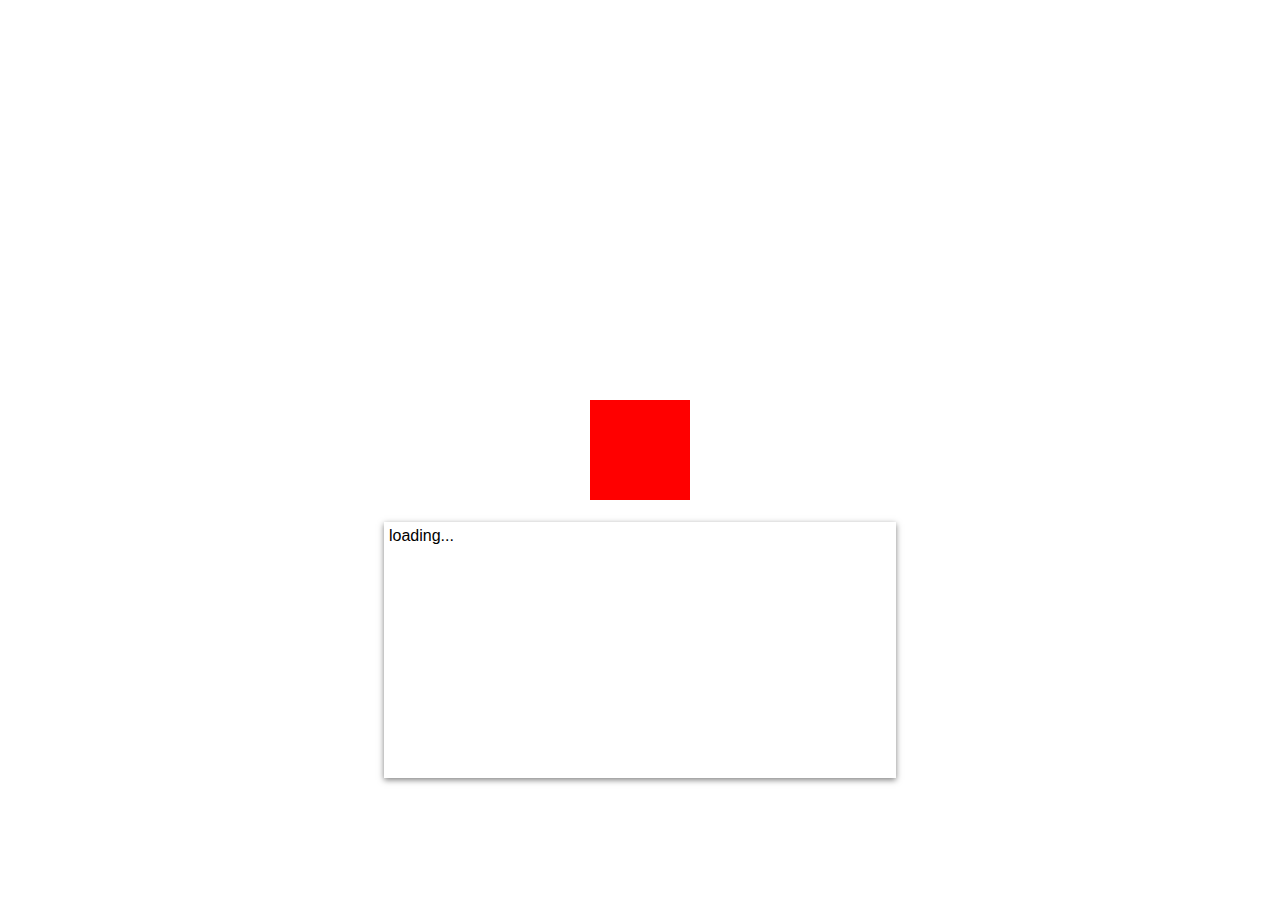
<file: Inbugger/index.html>
<!doctype html>
<html lang="en">
<head>
    <meta charset="UTF-8">
    <meta name="viewport"
          content="width=device-width, user-scalable=no, initial-scale=1.0, maximum-scale=1.0, minimum-scale=1.0">
    <meta http-equiv="X-UA-Compatible" content="ie=edge">
    <title>Inbugger</title>
    <link rel="stylesheet" href="assets/css/main.css">
</head>
<body>

<div class="test-container"></div>

<script src="assets/js/main.js"></script>
</body>
</html>
</file>
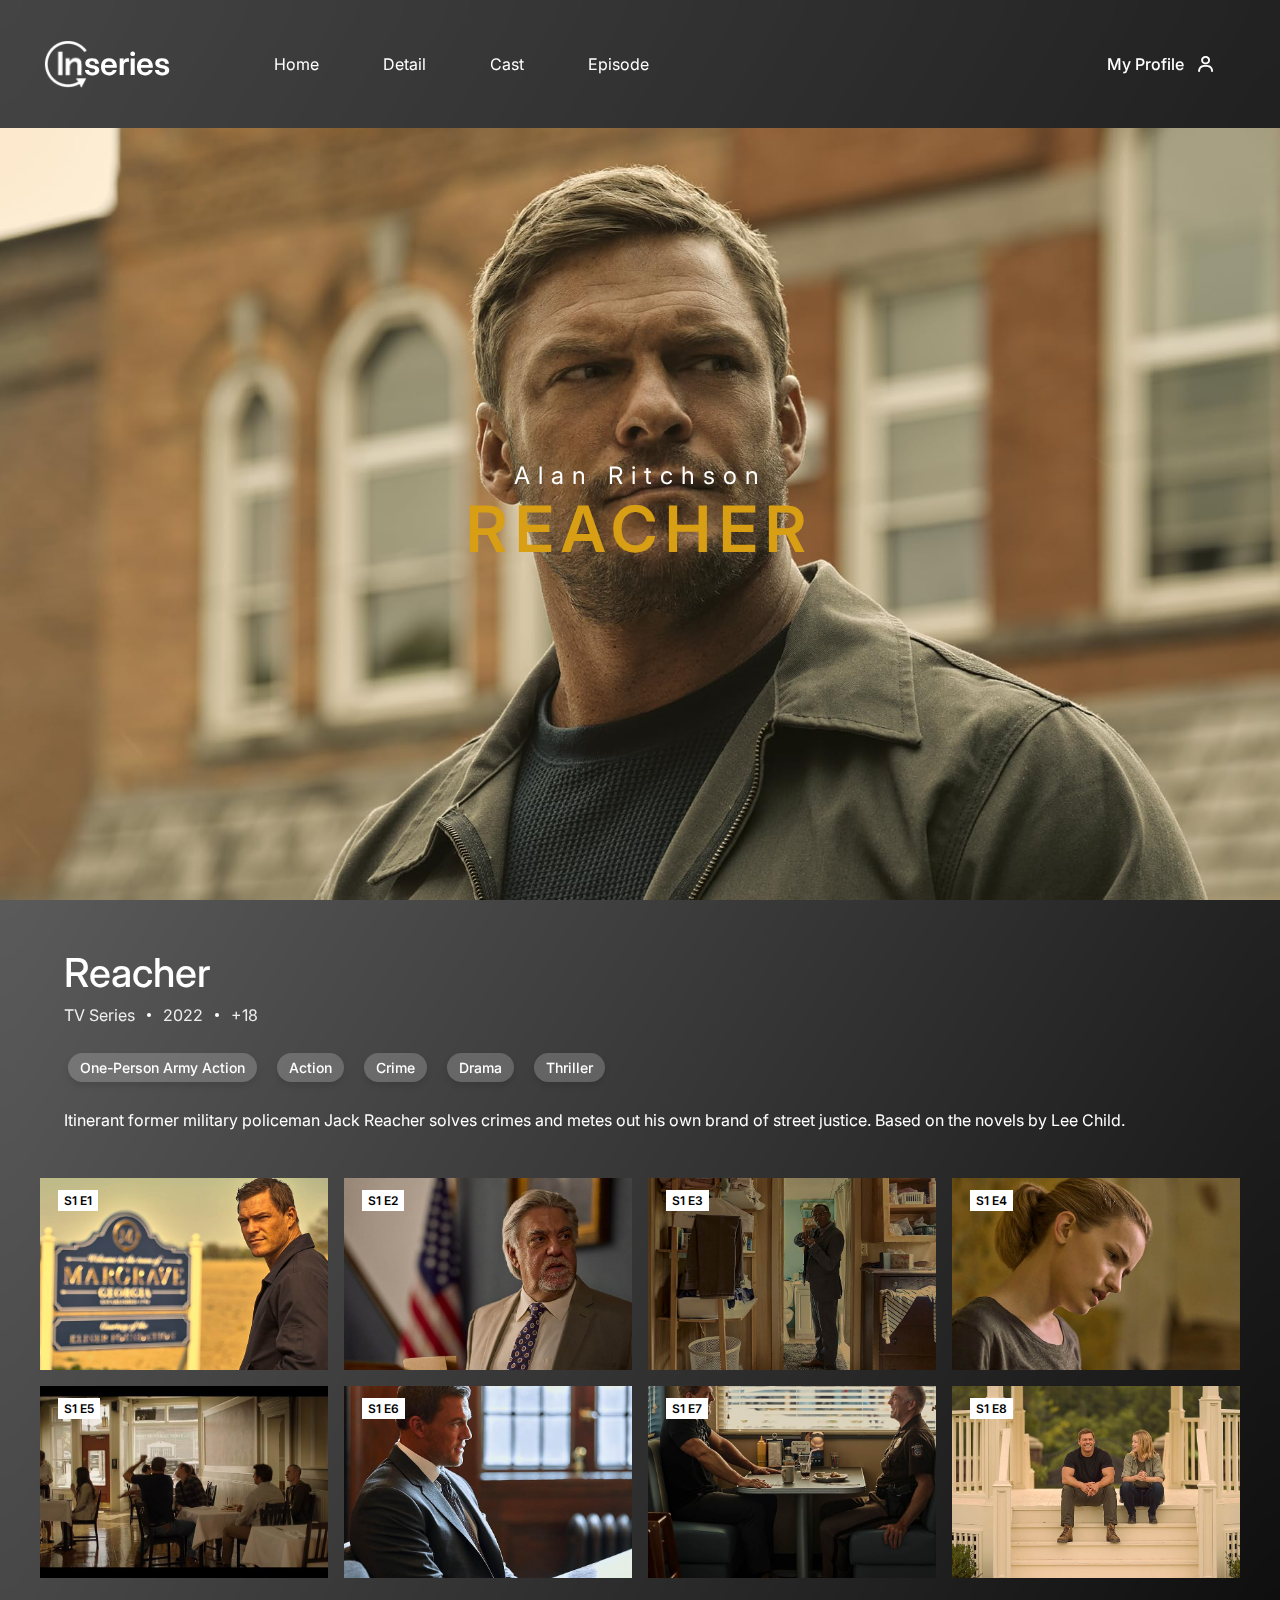
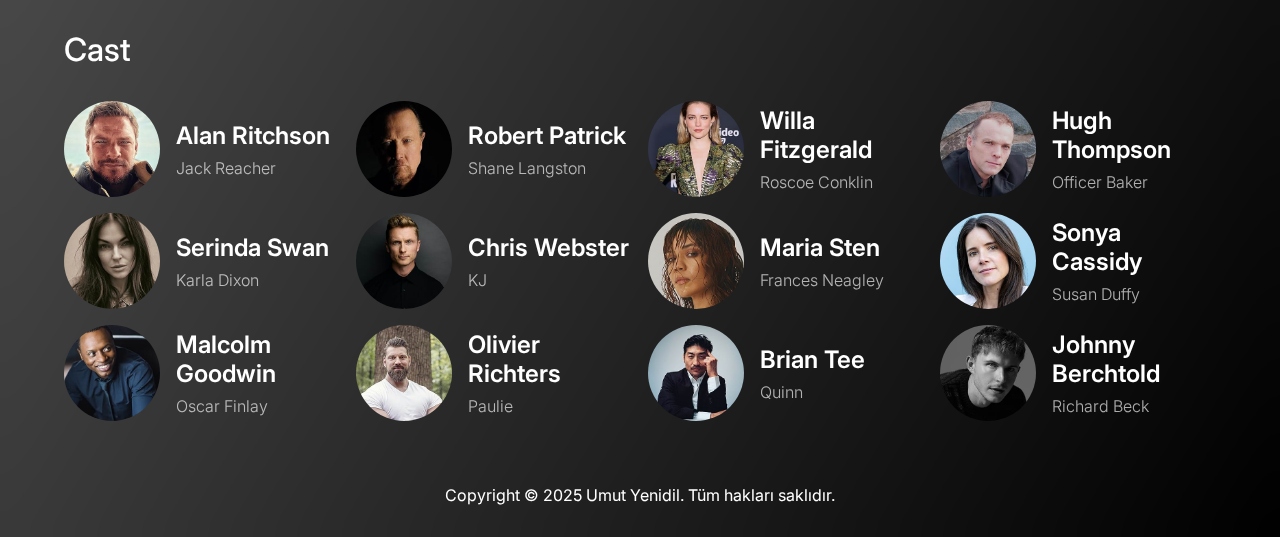
<file: InseriesWebsite/index.html>
<!doctype html>
<html lang="en">
<head>
    <meta charset="UTF-8">
    <meta name="viewport"
          content="width=device-width, user-scalable=no, initial-scale=1.0, maximum-scale=1.0, minimum-scale=1.0">
    <meta http-equiv="X-UA-Compatible" content="ie=edge">
    <title>Reacher | Inseries</title>
    <link rel="icon" type="image/png" sizes="32x32" href="assets/img/logo/useinsider-favicon.png">
    <link rel="stylesheet" href="assets/css/style.css">
    <link href='https://unpkg.com/boxicons@2.1.4/css/boxicons.min.css' rel='stylesheet'>
</head>
<body>

<div id="home-section" class="header-wrapper">
    <header>
        <input type="checkbox" id="menu-toggle" class="menu-toggle" hidden/>
        <div class="header-content">
            <div class="logo">
                <img src="assets/img/logo/useinsider-favicon.png" alt="Inseries"/>
                <span>series</span>
            </div>

            <nav>
                <ul>
                    <li><a href="#home-section">Home</a></li>
                    <li><a href="#detail-section">Detail</a></li>
                    <li><a href="#cast-section">Cast</a></li>
                    <li><a href="#episode-section">Episode</a></li>
                </ul>
            </nav>

            <label for="menu-toggle" class="mobile-menu-btn">
                <i class='bx bx-menu'></i>
            </label>

            <a class="profile-btn">
                <span>My Profile</span>
                <i class='bx bx-user'></i>
            </a>
        </div>
        <div class="mobile-menu">
            <nav>
                <ul>
                    <li><a href="#">My Profile</a></li>
                    <li><a href="#home-section">Home</a></li>
                    <li><a href="#detail-section">Detail</a></li>
                    <li><a href="#cast-section">Cast</a></li>
                    <li><a href="#episode-section">Episode</a></li>
                    <li><a href="#">Logout</a></li>
                </ul>
            </nav>
        </div>
    </header>
</div>

<main>
    <section class="wallpaper-section">
        <img src="assets/img/background/bg-1.jpg" alt="Reacher">

        <div class="title">
            <h6>Alan Ritchson</h6>
            <h3>REACHER</h3>
        </div>
    </section>

    <section id="detail-section" class="detail-section">
        <div class="detail-section__header">
            <img src="assets/img/banner/reacher-banner-1.jpg" alt="reacher-banner"/>

            <div class="detail">
                <div class="detail__top">
                    <div class="detail__top-left">
                        <h1 class="title"><a href="https://www.imdb.com/title/tt9288030" target="_blank">Reacher</a>
                        </h1>

                        <ul class="summary">
                            <li>TV Series</li>
                            <li></li>
                            <li>2022</li>
                            <li></li>
                            <li>+18</li>
                        </ul>
                    </div>

                    <img class="publisher-logo" src="assets/img/logo/prime-video.jpeg" alt="prime-video"/>
                </div>

                <ul class="category">
                    <li>One-Person Army Action</li>
                    <li>Action</li>
                    <li>Crime</li>
                    <li>Drama</li>
                    <li>Thriller</li>
                </ul>

                <div class="description">
                    Itinerant former military policeman Jack Reacher solves crimes and metes out his own brand of street
                    justice. Based on the novels by Lee Child.
                </div>
            </div>
        </div>
    </section>

    <section id="episode-section">
        <div class="episode-list-container">
            <ul class="episode-list">
                <li class="episode-list-item">
                    <div class="episode-card">
                        <div class="episode-cover">
                            <img src="assets/img/episode/s1e1.jpg" alt="S1 E1">
                            <span>S1 E1</span>
                        </div>
                        <div class="episode-detail">
                            <div>
                                <div class="episode-detail__header">
                                    <span class="chapter">Welcome to Margrave</span>
                                </div>

                                <div class="episode-detail_description">
                                    Jack Reacher, recently discharged from the Army, travels to Margrave, GA where he
                                    discovers that the idyllic town is a cesspool of corruption. After it becomes
                                    personal, he vows to burn it down.
                                </div>
                            </div>

                            <a class="watch-btn" href="#">
                                <span>Watch Now</span>
                                <i class='bx bx-chevron-right'></i>
                            </a>
                        </div>
                    </div>
                </li>

                <li class="episode-list-item">
                    <div class="episode-card">
                        <div class="episode-cover">
                            <img src="assets/img/episode/s1e2.jpg" alt="S1 E2">
                            <span>S1 E2</span>
                        </div>
                        <div class="episode-detail">
                            <div>
                                <div class="episode-detail__header">
                                    <span class="chapter">First Dance</span>
                                </div>

                                <div class="episode-detail_description">
                                    When more victims are discovered, Reacher attempts to get answers but is set up.
                                    Roscoe discovers a threatening message.
                                </div>
                            </div>

                            <a class="watch-btn" href="#">
                                <span>Watch Now</span>
                                <i class='bx bx-chevron-right'></i>
                            </a>
                        </div>
                    </div>
                </li>

                <li class="episode-list-item">
                    <div class="episode-card">
                        <div class="episode-cover">
                            <img src="assets/img/episode/s1e3.jpg" alt="S1 E3">
                            <span>S1 E3</span>
                        </div>
                        <div class="episode-detail">
                            <div>
                                <div class="episode-detail__header">
                                    <span class="chapter">Spoonful</span>
                                </div>

                                <div class="episode-detail_description">
                                    Reacher and Finlay's investigation leads them into a confrontation with Kliner.
                                    Roscoe learns unsettling news about Reacher.
                                </div>
                            </div>

                            <a class="watch-btn" href="#">
                                <span>Watch Now</span>
                                <i class='bx bx-chevron-right'></i>
                            </a>
                        </div>
                    </div>
                </li>

                <li class="episode-list-item">
                    <div class="episode-card">
                        <div class="episode-cover">
                            <img src="assets/img/episode/s1e4.jpg" alt="S1 E4">
                            <span>S1 E4</span>
                        </div>
                        <div class="episode-detail">
                            <div>
                                <div class="episode-detail__header">
                                    <span class="chapter">In a Tree</span>
                                </div>

                                <div class="episode-detail_description">
                                    As the danger increases, Reacher and Roscoe grow closer and make plans to meet their
                                    contact at Homeland Security.
                                </div>
                            </div>

                            <a class="watch-btn" href="#">
                                <span>Watch Now</span>
                                <i class='bx bx-chevron-right'></i>
                            </a>
                        </div>
                    </div>
                </li>

                <li class="episode-list-item">
                    <div class="episode-card">
                        <div class="episode-cover">
                            <img src="assets/img/episode/s1e5.jpg" alt="S1 E5">
                            <span>S1 E5</span>
                        </div>
                        <div class="episode-detail">
                            <div>
                                <div class="episode-detail__header">
                                    <span class="chapter">No Apologies</span>
                                </div>

                                <div class="episode-detail_description">
                                    As the mystery deepens, Reacher teams up with an old colleague and Finlay makes a
                                    shocking discovery.
                                </div>
                            </div>

                            <a class="watch-btn" href="#">
                                <span>Watch Now</span>
                                <i class='bx bx-chevron-right'></i>
                            </a>
                        </div>
                    </div>
                </li>

                <li class="episode-list-item">
                    <div class="episode-card">
                        <div class="episode-cover">
                            <img src="assets/img/episode/s1e6.jpg" alt="S1 E6">
                            <span>S1 E6</span>
                        </div>
                        <div class="episode-detail">
                            <div>
                                <div class="episode-detail__header">
                                    <span class="chapter">Papier</span>
                                </div>

                                <div class="episode-detail_description">
                                    While the town is rocked by another murder, Reacher heads to New York and learns the
                                    truth about the illegal business in Margrave. Roscoe faces danger in the woods.
                                </div>
                            </div>

                            <a class="watch-btn" href="#">
                                <span>Watch Now</span>
                                <i class='bx bx-chevron-right'></i>
                            </a>
                        </div>
                    </div>
                </li>

                <li class="episode-list-item">
                    <div class="episode-card">
                        <div class="episode-cover">
                            <img src="assets/img/episode/s1e7.jpg" alt="S1 E7">
                            <span>S1 E7</span>
                        </div>
                        <div class="episode-detail">
                            <div>
                                <div class="episode-detail__header">
                                    <span class="chapter">Reacher Said Nothing</span>
                                </div>

                                <div class="episode-detail_description">
                                    Reacher springs a trap and then gets trapped himself.
                                </div>
                            </div>

                            <a class="watch-btn" href="#">
                                <span>Watch Now</span>
                                <i class='bx bx-chevron-right'></i>
                            </a>
                        </div>
                    </div>
                </li>

                <li class="episode-list-item">
                    <div class="episode-card">
                        <div class="episode-cover">
                            <img src="assets/img/episode/s1e8.jpg" alt="S1 E8">
                            <span>S1 E8</span>
                        </div>
                        <div class="episode-detail">
                            <div>
                                <div class="episode-detail__header">
                                    <span class="chapter">S1 E8 <br> Pie</span>
                                    <span class="release-date">Fri, Feb 4, 2022</span>
                                </div>

                                <div class="episode-detail_description">
                                    Reacher leads a rescue mission at the warehouse that ends in a showdown.
                                </div>
                            </div>

                            <a class="watch-btn" href="#">
                                <span>Watch Now</span>
                                <i class='bx bx-chevron-right'></i>
                            </a>
                        </div>
                    </div>
                </li>
            </ul>
        </div>
    </section>

    <section id="cast-section">
        <div class="cast-section__header">
            <h3>Cast</h3>
        </div>
        <div class="cast-section__content">
            <ul class="cast">
                <li class="cast__item">
                    <div class="cast__card">
                        <img src="assets/img/cast/cast5.jpg" alt="cast1"/>
                        <div class="cast__card-title">
                            <span class="name">Alan Ritchson</span>
                            <span class="character">Jack Reacher</span>
                        </div>
                    </div>
                </li>
                <li class="cast__item">
                    <div class="cast__card">
                        <img src="assets/img/cast/cast3.jpg" alt="cast1"/>
                        <div class="cast__card-title">
                            <span class="name">Robert Patrick</span>
                            <span class="character">Shane Langston</span>
                        </div>
                    </div>
                </li>
                <li class="cast__item">
                    <div class="cast__card">
                        <img src="assets/img/cast/cast4.jpg" alt="cast1"/>
                        <div class="cast__card-title">
                            <span class="name">Willa Fitzgerald</span>
                            <span class="character">Roscoe Conklin</span>
                        </div>
                    </div>
                </li>
                <li class="cast__item">
                    <div class="cast__card">
                        <img src="assets/img/cast/cast6.jpg" alt="cast1"/>
                        <div class="cast__card-title">
                            <span class="name">Hugh Thompson</span>
                            <span class="character">Officer Baker</span>
                        </div>
                    </div>
                </li>
                <li class="cast__item">
                    <div class="cast__card">
                        <img src="assets/img/cast/cast7.jpg" alt="cast1"/>
                        <div class="cast__card-title">
                            <span class="name">Serinda Swan</span>
                            <span class="character">Karla Dixon</span>
                        </div>
                    </div>
                </li>
                <li class="cast__item">
                    <div class="cast__card">
                        <img src="assets/img/cast/cast8.jpg" alt="cast1"/>
                        <div class="cast__card-title">
                            <span class="name">Chris Webster</span>
                            <span class="character">KJ</span>
                        </div>
                    </div>
                </li>
                <li class="cast__item">
                    <div class="cast__card">
                        <img src="assets/img/cast/cast9.jpg" alt="cast1"/>
                        <div class="cast__card-title">
                            <span class="name">Maria Sten</span>
                            <span class="character">Frances Neagley</span>
                        </div>
                    </div>
                </li>
                <li class="cast__item">
                    <div class="cast__card">
                        <img src="assets/img/cast/cast10.jpg" alt="cast1"/>
                        <div class="cast__card-title">
                            <span class="name">Sonya Cassidy</span>
                            <span class="character">Susan Duffy</span>
                        </div>
                    </div>
                </li>
                <li class="cast__item">
                    <div class="cast__card">
                        <img src="assets/img/cast/cast11.jpg" alt="cast1"/>
                        <div class="cast__card-title">
                            <span class="name">Malcolm Goodwin</span>
                            <span class="character">Oscar Finlay</span>
                        </div>
                    </div>
                </li>
                <li class="cast__item">
                    <div class="cast__card">
                        <img src="assets/img/cast/cast12.jpg" alt="cast1"/>
                        <div class="cast__card-title">
                            <span class="name">Olivier Richters</span>
                            <span class="character">Paulie</span>
                        </div>
                    </div>
                </li>
                <li class="cast__item">
                    <div class="cast__card">
                        <img src="assets/img/cast/cast13.jpg" alt="cast1"/>
                        <div class="cast__card-title">
                            <span class="name">Brian Tee</span>
                            <span class="character">Quinn</span>
                        </div>
                    </div>
                </li>
                <li class="cast__item">
                    <div class="cast__card">
                        <img src="assets/img/cast/cast14.jpg" alt="cast1"/>
                        <div class="cast__card-title">
                            <span class="name">Johnny Berchtold</span>
                            <span class="character">Richard Beck</span>
                        </div>
                    </div>
                </li>
            </ul>
        </div>
    </section>
</main>

<footer>
    <div>
        <span>Copyright © 2025 Umut Yenidil. Tüm hakları saklıdır.</span>
    </div>
</footer>
</body>
</html>
</file>
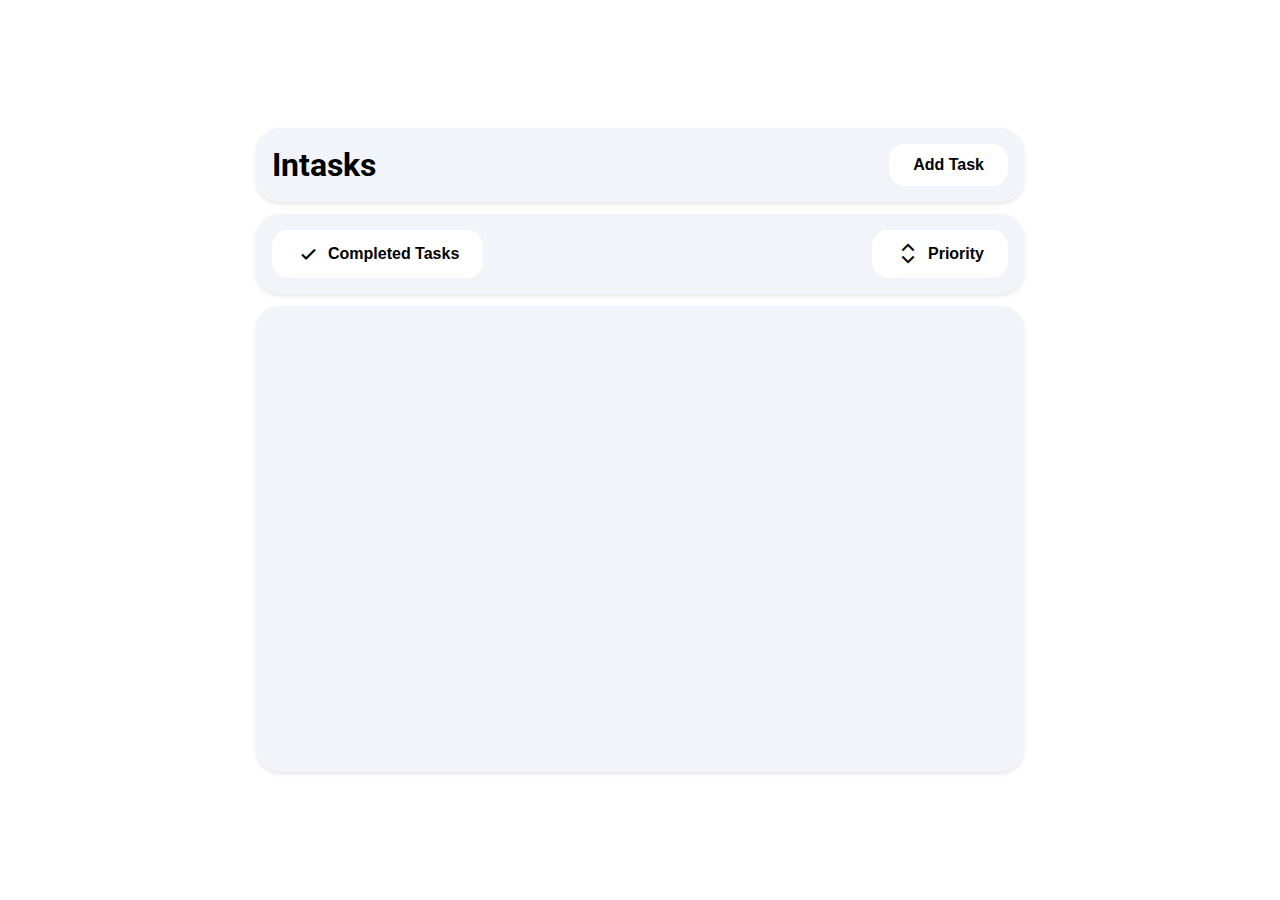
<file: Intasks/index.html>
<!doctype html>
<html lang="en">
<head>
    <meta charset="UTF-8">
    <meta name="viewport"
          content="width=device-width, user-scalable=no, initial-scale=1.0, maximum-scale=1.0, minimum-scale=1.0">
    <meta http-equiv="X-UA-Compatible" content="ie=edge">
    <title>Intasks</title>

    <link href='https://unpkg.com/boxicons@2.1.4/css/boxicons.min.css' rel='stylesheet'>

    <link rel="stylesheet" href="assets/css/style.css">
    <script defer type="module" src="assets/js/main.js"></script>
</head>
<body>
<div class="container">
    <header>
        <div class="logo">
            <h1>Intasks</h1>
        </div>

        <div class="actions">
            <button id="btnAddTask">Add Task</button>
        </div>
    </header>

    <div class="filter-container">
        <button id="btnShowCompleted" data-checked="checked"><i class="bx bx-check"></i>Completed Tasks</button>

        <button id="btnPriority"><i class="bx bx-expand-vertical"></i>Priority</button>
    </div>

    <div class="tasks-card">
        <ul class="task-list"></ul>
    </div>
</div>

<div class="overlay hidden">
    <div class="modal-container">
        <div class="modal-container__header">
            <span>Intasks</span>

            <div class="actions">
                <button id="btnBack"><i class="bx bx-left-arrow-alt"></i></button>
                <button id="btnSave"><i class="bx bx-save"></i>Save</button>
            </div>
        </div>

        <form class="modal-container__body">
            <div class="input-wrapper">
                <label for="title">Title *</label>
                <input id="title" name="title" type="text">
            </div>

            <div class="input-wrapper">
                <label for="description">Description</label>
                <textarea id="description" name="description" rows="3"></textarea>
            </div>

            <div class="input-wrapper input-choice">
                <label for="low">Low</label>
                <input id="low" type="radio" value="low" name="priority">

                <label for="medium">Medium</label>
                <input id="medium" type="radio" value="medium" name="priority">

                <label for="high">High</label>
                <input id="high" type="radio" value="high" name="priority">
            </div>

            <div class="input-wrapper">
                <label for="completed">Completed</label>
                <input id="completed" name="completed" type="checkbox">
            </div>
        </form>
    </div>
</div>
</body>
</html>
</file>
<file: Inbugger/assets/css/main.css>
* {
    box-sizing: border-box;
    margin: 0;
    padding: 0;
}

body {
    font-family: Arial, Helvetica, sans-serif;

    min-height: 100vh;

    display: flex;
    justify-content: center;
    align-items: center;
}

.test-container {
    width: 100px;
    height: 100px;

    background-color: red;
}
</file>
<file: InseriesWebsite/assets/css/style.css>
@import url('https://fonts.googleapis.com/css2?family=Inter:ital,opsz,wght@0,14..32,100..900;1,14..32,100..900&display=swap');

* {
    box-sizing: border-box;
    margin: 0;
}

.dark-glass {
    background: rgba(0, 0, 0, 0.4); /* Dark transparent background */
    backdrop-filter: blur(10px); /* Frosted effect */
    -webkit-backdrop-filter: blur(10px); /* Safari compatibility */
    border-radius: 15px; /* Rounded corners */
    border: 1px solid rgba(255, 255, 255, 0.2); /* Subtle light border */
    padding: 20px;
    box-shadow: 0 0 15px rgba(0, 0, 0, 0.5); /* Optional shadow */
    color: white; /* Text color for contrast */
}

body {
    position: relative;
    font-family: 'Inter', sans-serif;
    min-height: 100vh;
    background: linear-gradient(to bottom right, #737373, #000000);
    backdrop-filter: blur(20px);
}

.header-wrapper {
    width: 100%;
    height: 128px;
}

@keyframes floatingGradient {
    0% {
        background-position: 0 0;
    }
    25% {
        background-position: 50% 50%;
    }
    50% {
        background-position: 100% 0;
    }
    75% {
        background-position: 50% 50%;
    }
    100% {
        background-position: 0 0;
    }
}

header {
    position: fixed;
    z-index: 999;
    width: 100%;
    display: flex;
    flex-direction: column;
    justify-content: center;
    background: rgba(0, 0, 0, 0.4);
    backdrop-filter: blur(20px);
    -webkit-backdrop-filter: blur(20px);
}

header .header-content {
    width: 100%;
    max-width: 1200px;
    height: 128px;
    margin: 0 auto;
    display: flex;
    justify-content: space-between;
    align-items: center;
    column-gap: 32px;
}

header .header-content .logo {
    display: flex;
    align-items: center;
}

header .header-content .logo img {
    width: 52px;
    height: 52px;
    object-fit: contain;
    filter: invert(1);
}

header .header-content .logo span {
    color: #ffffff;
    font-weight: 600;
    font-size: 32px;
    transform: translateX(-8px);
    margin-bottom: 1px;
}

header .header-content nav {
    flex: 1;
    display: none;
}

header .header-content nav ul {
    list-style: none;

    display: flex;
    column-gap: 16px;
}

header .header-content nav ul li a {
    cursor: pointer;
    appearance: none;
    border: none;
    text-decoration: none;
    background-color: transparent;
    color: #ffffff;
    display: flex;
    align-items: center;
    column-gap: 12px;
    transition: all 0.3s ease;
    padding: 12px 24px;
}

header .header-content nav ul li a:hover {
    background-color: #ffffff;
    color: #000000
}

header .header-content .mobile-menu-btn {
    appearance: none;
    border: none;
    background-color: transparent;
    cursor: pointer;
}

header .header-content .mobile-menu-btn i {
    color: #ffffff;
    font-size: 32px;
}

header .header-content .profile-btn {
    cursor: pointer;
    appearance: none;
    border: none;
    background-color: transparent;
    color: #ffffff;
    display: none;
    align-items: center;
    column-gap: 12px;
    transition: all 0.3s ease;
    padding: 12px 24px;
    text-wrap: nowrap;
}

header .header-content .profile-btn:hover {
    background-color: #ffffff;
    color: #000000
}

header .header-content .profile-btn span {
    display: block;
    font-weight: 500;
    font-size: 16px;
}

header .header-content .profile-btn i {
    font-size: 20px;
}

header .mobile-menu {
    display: block;
    max-height: 0;
    overflow: hidden;
    margin-bottom: 0;
    background-color: transparent;
    transition: all 0.4s ease;
    scroll-behavior: smooth;
    overflow-y: scroll;
}

header .menu-toggle:checked ~ .mobile-menu {
    max-height: 220px; /* Set this value to be greater than the expected menu height */
    margin-bottom: 24px;
}

header .mobile-menu nav ul {
    list-style: none;
    padding: 0;
    display: flex;
    flex-direction: column;
    row-gap: 12px;
}

header .mobile-menu nav ul li a {
    text-decoration: none;
    display: block;
    padding: 12px 24px;
    transition: background-color 0.3s ease;
    color: #ffffff;
    font-size: 16px;
    cursor: pointer;
}

header .mobile-menu nav ul li:hover a {
    background-color: #ffffff;
    color: #000000;
}

header .mobile-menu nav ul li:last-child:hover a {
    background-color: #fb2c36;
    color: #ffffff;
}

main .wallpaper-section {
    position: relative;
    width: 100%;
    height: calc(100vh - 128px);
    padding: 72px 0;
    display: flex;
    justify-content: center;
    align-items: center;
}

main .wallpaper-section img {
    position: absolute;
    z-index: -1;
    width: 100%;
    height: 100%;
    object-fit: cover;
}

main .wallpaper-section .title {
    text-align: center;
    align-self: end;
}

main .wallpaper-section .title h6 {
    font-size: 24px;
    font-weight: 400;
    letter-spacing: 8px;
    color: #ffffff;
}

main .wallpaper-section .title h3 {
    font-size: 64px;
    font-weight: 600;
    letter-spacing: 8px;
    color: #d89f15;
}

main .detail-section {
    color: white;
    display: flex;
    width: 100%;
    max-width: 1200px;
    margin: 48px auto;
    padding: 0 24px;
}

main .detail-section .detail-section__header {
    display: flex;
    justify-content: space-between;
    column-gap: 32px;
}

main .detail-section .detail-section__header img {
    display: none;
    height: 256px;
    object-fit: scale-down;
}

main .detail-section .detail-section__header .detail {
    width: 100%;
    display: flex;
    flex-direction: column;
    align-items: stretch;
    row-gap: 24px;
}

main .detail-section .detail-section__header .detail .detail__top {
    display: flex;
    justify-content: space-between;
}

main .detail-section .detail-section__header .detail .detail__top .detail__top-left {
    display: flex;
    flex-direction: column;
    row-gap: 8px;
}

main .detail-section .detail-section__header .detail .detail__top .detail__top-left h1 {
    font-weight: 500;
    font-size: 40px;
}

main .detail-section .detail-section__header .detail .detail__top .detail__top-left h1 a {
    text-decoration: none;
    color: #ffffff;
}

main .detail-section .detail-section__header .detail .detail__top .detail__top-left .summary {
    list-style: none;
    padding: 0;
    display: flex;
    align-items: center;
    column-gap: 12px;
}

main .detail-section .detail-section__header .detail .detail__top .detail__top-left .summary li:nth-child(odd) {
    color: rgba(255, 255, 255, 0.9);
}

main .detail-section .detail-section__header .detail .detail__top .detail__top-left .summary li:nth-child(even) {
    width: 4px;
    height: 4px;
    background-color: #ffffff;
    border-radius: 50%;
}

main .detail-section .detail-section__header .detail .detail__top .publisher-logo {
    height: 64px;
}

main .detail-section .detail-section__header .detail .category {
    list-style: none;
    padding: 0;
    display: none;
    align-items: center;
    column-gap: 12px;
}

main .detail-section .detail-section__header .detail .category li {
    display: inline-block;
    padding: 6px 12px;
    margin: 4px;
    border-radius: 20px;
    background: rgba(255, 255, 255, 0.2); /* Semi-transparent white */
    backdrop-filter: blur(10px); /* Frosted glass effect */
    -webkit-backdrop-filter: blur(10px); /* For Safari */
    box-shadow: 0 4px 6px rgba(0, 0, 0, 0.1); /* Soft shadow */
    color: white;
    font-size: 14px;
    font-weight: 500;
    transition: all 0.3s ease;
    cursor: pointer;
}

main .detail-section .detail-section__header .detail .category li:hover {
    background: rgba(255, 255, 255, 0.3); /* Slightly more opaque on hover */
    transform: translateY(-2px); /* Subtle lift effect */
    box-shadow: 0 6px 10px rgba(255, 255, 255, 0.15);
}

main #episode-section {
    margin-bottom: 48px;
    padding: 0 24px;
}

main #episode-section .episode-list-container {
    width: 100%;
    max-width: 1200px;
    margin: 0 auto;
}

main #episode-section .episode-list-container .episode-list {
    list-style: none;
    padding: 0;
    display: grid;
    grid-template-columns: repeat(2, 1fr);
    column-gap: 16px;
    row-gap: 12px;
}

main #episode-section .episode-list-container .episode-list .episode-list-item {
}

main #episode-section .episode-list-container .episode-list .episode-list-item .episode-card {
    position: relative;
}

main #episode-section .episode-list-container .episode-list .episode-list-item .episode-card .episode-cover {
    position: relative;
}

main #episode-section .episode-list-container .episode-list .episode-list-item .episode-card .episode-cover img {
    width: 100%;
    aspect-ratio: 3/2;
    object-fit: cover;
}

main #episode-section .episode-list-container .episode-list .episode-list-item .episode-card .episode-cover span {
    padding: 3px 6px;
    position: absolute;
    top: 12px;
    left: 18px;
    background-color: white;
    font-size: 12px;
    font-weight: 600;
}

main #episode-section .episode-list-container .episode-list .episode-list-item .episode-card .episode-detail {
    opacity: 0;
    width: 100%;
    height: 100%;
    padding: 16px;
    position: absolute;
    top: 0;
    background: rgba(0, 0, 0, 0.4); /* Dark transparent background */
    backdrop-filter: blur(4px); /* Frosted effect */
    -webkit-backdrop-filter: blur(4px); /* Safari compatibility */
    transition: opacity 0.3s ease;
    display: flex;
    flex-direction: column;
    row-gap: 6px;
    justify-content: space-between;
}

main #episode-section .episode-list-container .episode-list .episode-list-item:hover .episode-card .episode-detail {
    opacity: 1;
}

main #episode-section .episode-list-container .episode-list .episode-list-item .episode-card .episode-detail .episode-detail__header {
    display: flex;
    justify-content: space-between;
    align-items: start;
}

main #episode-section .episode-list-container .episode-list .episode-list-item .episode-card .episode-detail .episode-detail__header .chapter {
    font-weight: 600;
    font-size: 16px;
    color: #ffffff;
}

main #episode-section .episode-list-container .episode-list .episode-list-item .episode-card .episode-detail .episode-detail__header .release-date {
    font-weight: 400;
    font-size: 12px;
    color: rgba(255, 255, 255, 0.8);
}

main #episode-section .episode-list-container .episode-list .episode-list-item .episode-card .episode-detail .episode-detail_description {
    font-weight: 500;
    font-size: 14px;
    color: rgba(255, 255, 255, 0.9);
}

main #episode-section .episode-list-container .episode-list .episode-list-item .episode-card .episode-detail .watch-btn {
    display: flex;
    justify-content: space-between;
    align-items: center;
    width: 100%;
    padding: 8px 12px;
    background: #ffffff;
    text-decoration: none;
    color: #000000;
    transition: all 0.3s ease;
}

main #episode-section .episode-list-container .episode-list .episode-list-item .episode-card .episode-detail .watch-btn:hover {
    background-color: #d89f15;
    color: #ffffff;
}

main #episode-section .episode-list-container .episode-list .episode-list-item .episode-card .episode-detail .watch-btn i {
    font-size: 20px;
}

main #cast-section {
    color: #ffffff;
    width: 100%;
    max-width: 1200px;
    margin: 0 auto 0;
    padding: 0 24px;
    display: flex;
    flex-direction: column;
    row-gap: 32px;
}

main #cast-section .cast-section__header {
}

main #cast-section .cast-section__header h3 {
    font-size: 32px;
    font-weight: 500;
}

main #cast-section .cast-section__content {

}

main #cast-section .cast-section__content .cast {
    list-style: none;
    padding: 0;
    display: grid;
    grid-template-columns: repeat(1, 1fr);
    gap: 16px;
}

main #cast-section .cast-section__content .cast .cast__item {
}

main #cast-section .cast-section__content .cast .cast__item .cast__card {
    display: flex;
    align-items: center;
    column-gap: 16px;
}

main #cast-section .cast-section__content .cast .cast__item .cast__card img {
    width: 96px;
    height: 96px;
    border-radius: 50%;
    object-fit: contain;
}

main #cast-section .cast-section__content .cast .cast__item .cast__card .cast__card-title {
    display: flex;
    flex-direction: column;
    row-gap: 8px;
}

main #cast-section .cast-section__content .cast .cast__item .cast__card .cast__card-title .name {
    font-weight: 600;
    font-size: 24px;
    color: #ffffff;
}

main #cast-section .cast-section__content .cast .cast__item .cast__card .cast__card-title .character {
    font-weight: 300;
    font-size: 16px;
    color: #ffffffaa;
}

footer {
    color: #ffffff;
    display: flex;
    justify-content: center;
    align-items: center;
    width: 100%;
    max-width: 1200px;
    margin: 0 auto 0;
    padding: 32px 0;
}

/* xs@start */
@media (min-width: 0) {
    header {
        padding: 0 20px;
    }
}

/* xs@end */

/* sm@start */
@media (min-width: 576px) {
    main #episode-section .episode-list-container .episode-list {
        grid-template-columns: repeat(3, 1fr);
    }

    main .detail-section .detail-section__header .detail .category {
        display: flex;
    }

    main #cast-section .cast-section__content .cast {
        grid-template-columns: repeat(2, 1fr);
    }
}

/* sm@end */

/* md@start */
@media (min-width: 768px) {
    header .header-content nav {
        display: block;
    }

    header .header-content .mobile-menu-btn {
        display: none;
    }

    header .header-content .profile-btn {
        display: flex;
    }

    header .mobile-menu {
        display: none;
    }

    main .wallpaper-section .title {
        align-self: center;
    }

    main #episode-section .episode-list-container .episode-list {
        grid-template-columns: repeat(4, 1fr);
    }

    main #cast-section .cast-section__content .cast {
        grid-template-columns: repeat(3, 1fr);
    }

    footer {
        margin: 32px auto 0;
    }
}

/* md@end */

/* lg@start */
@media (min-width: 992px) {
    main #cast-section .cast-section__content .cast {
        grid-template-columns: repeat(4, 1fr);
    }
}

/* lg@end */

/* xl@start */
@media (min-width: 1200px) {

}

/* xl@end */
</file>
<file: Intasks/assets/css/style.css>
@import url('https://fonts.googleapis.com/css2?family=Roboto:ital,wght@0,100..900;1,100..900&display=swap');
@import url("base.css");

* {
    box-sizing: border-box;
    margin: 0;
    padding: 0;
}

body {
    position: relative;
    font-family: 'Roboto', sans-serif;
    height: 100vh;

    display: flex;
    flex-direction: column;
    justify-content: center;
    align-items: center;
    padding: 128px 24px;
}

.container {
    width: 50%;
    height: 100%;

    display: flex;
    flex-direction: column;
    row-gap: 12px;
}

.container header {
    padding: 16px;

    display: flex;
    justify-content: space-between;
    align-items: center;

    background-color: var(--slate-100);
    border-radius: var(--radius-xl);

    box-shadow: var(--shadow-md);
}

.container header .actions button {
    appearance: none;
    border: none;
    cursor: pointer;

    padding: 12px 24px;
    font-size: 16px;
    font-weight: 600;

    background: white;
    border-radius: var(--radius-lg);

    transition: background-color 0.25s, color 0.25s;
}

.container header .actions button:hover {
    background: var(--slate-400);
    color: white;
    border-radius: var(--radius-lg);
}

.container .filter-container {
    padding: 16px;

    background-color: var(--slate-100);
    border-radius: var(--radius-xl);

    box-shadow: var(--shadow-md);

    display: flex;
    justify-content: space-between;
    align-items: center;
}

.container .filter-container button {
    appearance: none;
    border: none;
    cursor: pointer;

    padding: 12px 24px;
    font-size: 16px;
    font-weight: 600;

    background: white;
    border-radius: var(--radius-lg);

    transition: background-color 0.25s, color 0.25s;

    display: flex;
    align-items: center;
    column-gap: 8px;
}

.container .filter-container button i {
    display: block;
    font-size: 24px;
}

.container .filter-container button:hover {
    background: var(--green-400);
    color: white;
    border-radius: var(--radius-lg);
}

.container .filter-container :last-child:hover {
    background: var(--blue-400);
}

.container .tasks-card {
    height: 100%;
    padding: 12px;

    overflow-y: auto;

    background-color: var(--slate-100);
    border-radius: var(--radius-xl);

    box-shadow: var(--shadow-md);
}

.container .tasks-card .task-list {
    list-style: none;
    display: flex;
    flex-direction: column;
    row-gap: 12px;
}

.container .tasks-card .task-list .task-item {
    width: 100%;
    padding: 16px;
    border-radius: var(--radius-xl);

    display: flex;
    flex-direction: column;
    align-items: center;
    row-gap: 12px;

    background-color: var(--slate-200);
}

.container .tasks-card .task-list .task-item.task-completed {
    opacity: 0.5;
}

.container .tasks-card .task-list .task-item .task-item__header {
    width: 100%;

    display: flex;
    align-items: center;
    column-gap: 16px;
}

.container .tasks-card .task-list .task-item .task-item__header .heading {
    display: flex;
    flex-direction: column;
    row-gap: 4px;
}


.container .tasks-card .task-list .task-item .task-item__header .heading .heading-top {
    display: flex;
    align-items: center;

    column-gap: 8px;
}

.container .tasks-card .task-list .task-item .task-item__header .heading .heading-top h5 {
    font-weight: 700;
    font-size: 18px;
}

.container .tasks-card .task-list .task-item .task-item__header .heading .heading-top .chip {
    padding: 4px 8px;
    border-radius: var(--radius-lg);
    font-size: 10px;
    font-weight: 600;
    color: white;
}

.container .tasks-card .task-list .task-item .task-item__header .heading .heading-top .chip.low {
    background: var(--green-400);
}

.container .tasks-card .task-list .task-item .task-item__header .heading .heading-top .chip.medium {
    background: var(--blue-400);
}

.container .tasks-card .task-list .task-item .task-item__header .heading .heading-top .chip.high {
    background: var(--red-400);
}

.container .tasks-card .task-list .task-item .task-item__header .heading span {
    text-wrap: nowrap;
    font-weight: 300;
    font-size: 12px;
}

.container .tasks-card .task-list .task-item .task-item__header .detail p {
    display: -webkit-box;
    -webkit-line-clamp: 3; /* Maximum 3 lines */
    -webkit-box-orient: vertical;
    overflow: hidden;
}

.container .tasks-card .task-list .task-item .task-item__header .actions {
    margin-left: auto;
}

.container .tasks-card .task-list .task-item .task-item__header .actions .actions__delete {
    cursor: pointer;
    appearance: none;
    border: none;
    color: var(--red-400);
    background-color: transparent;
    padding: 12px;
    aspect-ratio: 1/1;
    border-radius: 50%;
    font-size: 20px;
    transition: background-color 0.2s ease, color 0.2s ease;
}

.container .tasks-card .task-list .task-item .task-item__header .actions .actions__delete:hover {
    background-color: var(--red-400);
    color: white;
}

.container .tasks-card .task-list .task-item .task-item__header .actions .actions__delete i {
    display: block;
}

.container .tasks-card .task-list .task-item .task-item__body {
    width: 100%;
}

.container .tasks-card .task-list .task-item .task-item__body p {
    font-size: 14px;
}

.overlay {
    position: absolute;
    width: 100%;
    height: 100%;
    background-color: rgba(0, 0, 0, 0.3);

    display: flex;
    justify-content: center;
    align-items: center;

    padding: 128px 24px;

    transition: opacity 0.25s ease;
}

.overlay.hidden {
    display: none;
}

.overlay .modal-container {
    width: 50%;
    height: 100%;

    display: flex;
    flex-direction: column;
    row-gap: 12px;

    background-color: var(--slate-100);
    border-radius: var(--radius-xl);

    box-shadow: var(--shadow-md);

    padding: 16px;
}

.overlay .modal-container {
    width: 50%;
    height: 100%;

    display: flex;
    flex-direction: column;
    row-gap: 12px;

    background-color: var(--slate-100);
    border-radius: var(--radius-xl);

    box-shadow: var(--shadow-md);

    padding: 18px 16px;
}

.overlay .modal-container .modal-container__header {
    display: flex;
    justify-content: space-between;
    align-items: center;
}

.overlay .modal-container .modal-container__header span {
    font-size: 32px;
    font-weight: 700;
}

.overlay .modal-container .modal-container__header .actions {
    display: flex;
    align-items: center;
    justify-content: center;
    column-gap: 16px;
}

.overlay .modal-container .modal-container__header .actions button {
    appearance: none;
    border: none;
    cursor: pointer;

    padding: 12px 24px;
    font-size: 16px;
    font-weight: 600;

    background: white;
    border-radius: var(--radius-lg);

    transition: background-color 0.25s, color 0.25s;

    display: flex;
    align-items: center;
    column-gap: 8px;
}

.overlay .modal-container .modal-container__header .actions button i {
    display: block;
    font-size: 18px;
}

.overlay .modal-container .modal-container__header .actions button:hover {
    background: var(--slate-400);
    color: white;
    border-radius: var(--radius-lg);
}

.overlay .modal-container .modal-container__header .actions button:last-child:hover {
    background: var(--green-400);
}

.overlay .modal-container .modal-container__body {
    display: flex;
    flex-direction: column;
    row-gap: 24px;
}

.overlay .modal-container .modal-container__body .input-wrapper {
    display: flex;
    flex-direction: column;
    row-gap: 6px;
}

.overlay .modal-container .modal-container__body .input-wrapper.input-choice {
    display: flex;
    flex-direction: row;
}

.overlay .modal-container .modal-container__body .input-wrapper input[type="text"],
.overlay .modal-container .modal-container__body .input-wrapper textarea {
    appearance: none;
    border: none;
    outline: none;

    font-size: 16px;

    padding: 12px 16px;

    border-radius: var(--radius-md);
}

.overlay .modal-container .modal-container__body .input-wrapper textarea {
    resize: none;
}

.overlay .modal-container .modal-container__body .input-wrapper input[type="text"]:focus,
.overlay .modal-container .modal-container__body .input-wrapper textarea:focus {
    box-shadow: 0 0 0 1px var(--blue-400);;
}

.overlay .modal-container .modal-container__body .input-wrapper .input-error {
    font-size: 12px;
    color: var(--red-400);
}

@media (min-width: 0px) {
    .container,
    .overlay .modal-container {
        width: 100%;
    }
}

@media (min-width: 576px) {
    .container,
    .overlay .modal-container {
        width: 75%;
    }
}

@media (min-width: 768px) {
    .container,
    .overlay .modal-container {
        width: 768px;
    }
}

@media (min-width: 992px) {
}

@media (min-width: 1200px) {
}

@media (min-width: 1400px) {

}
</file>
